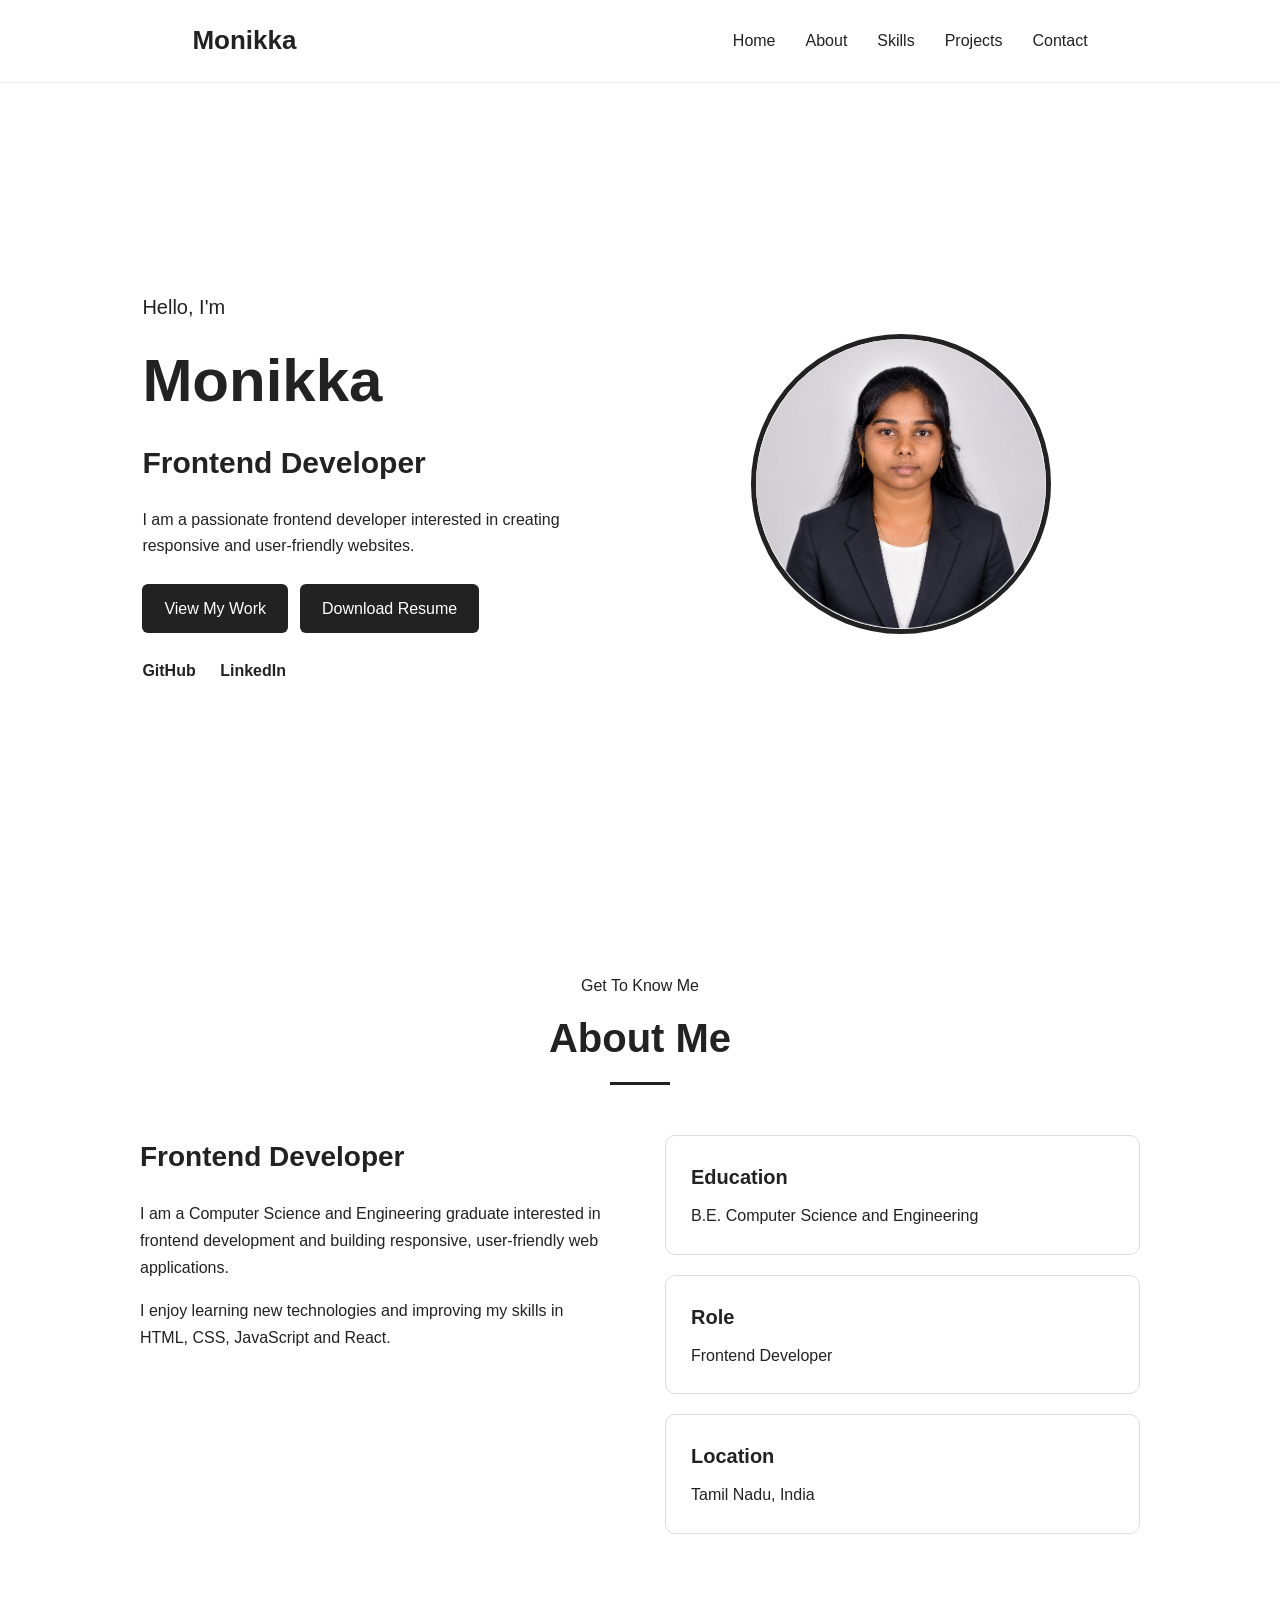
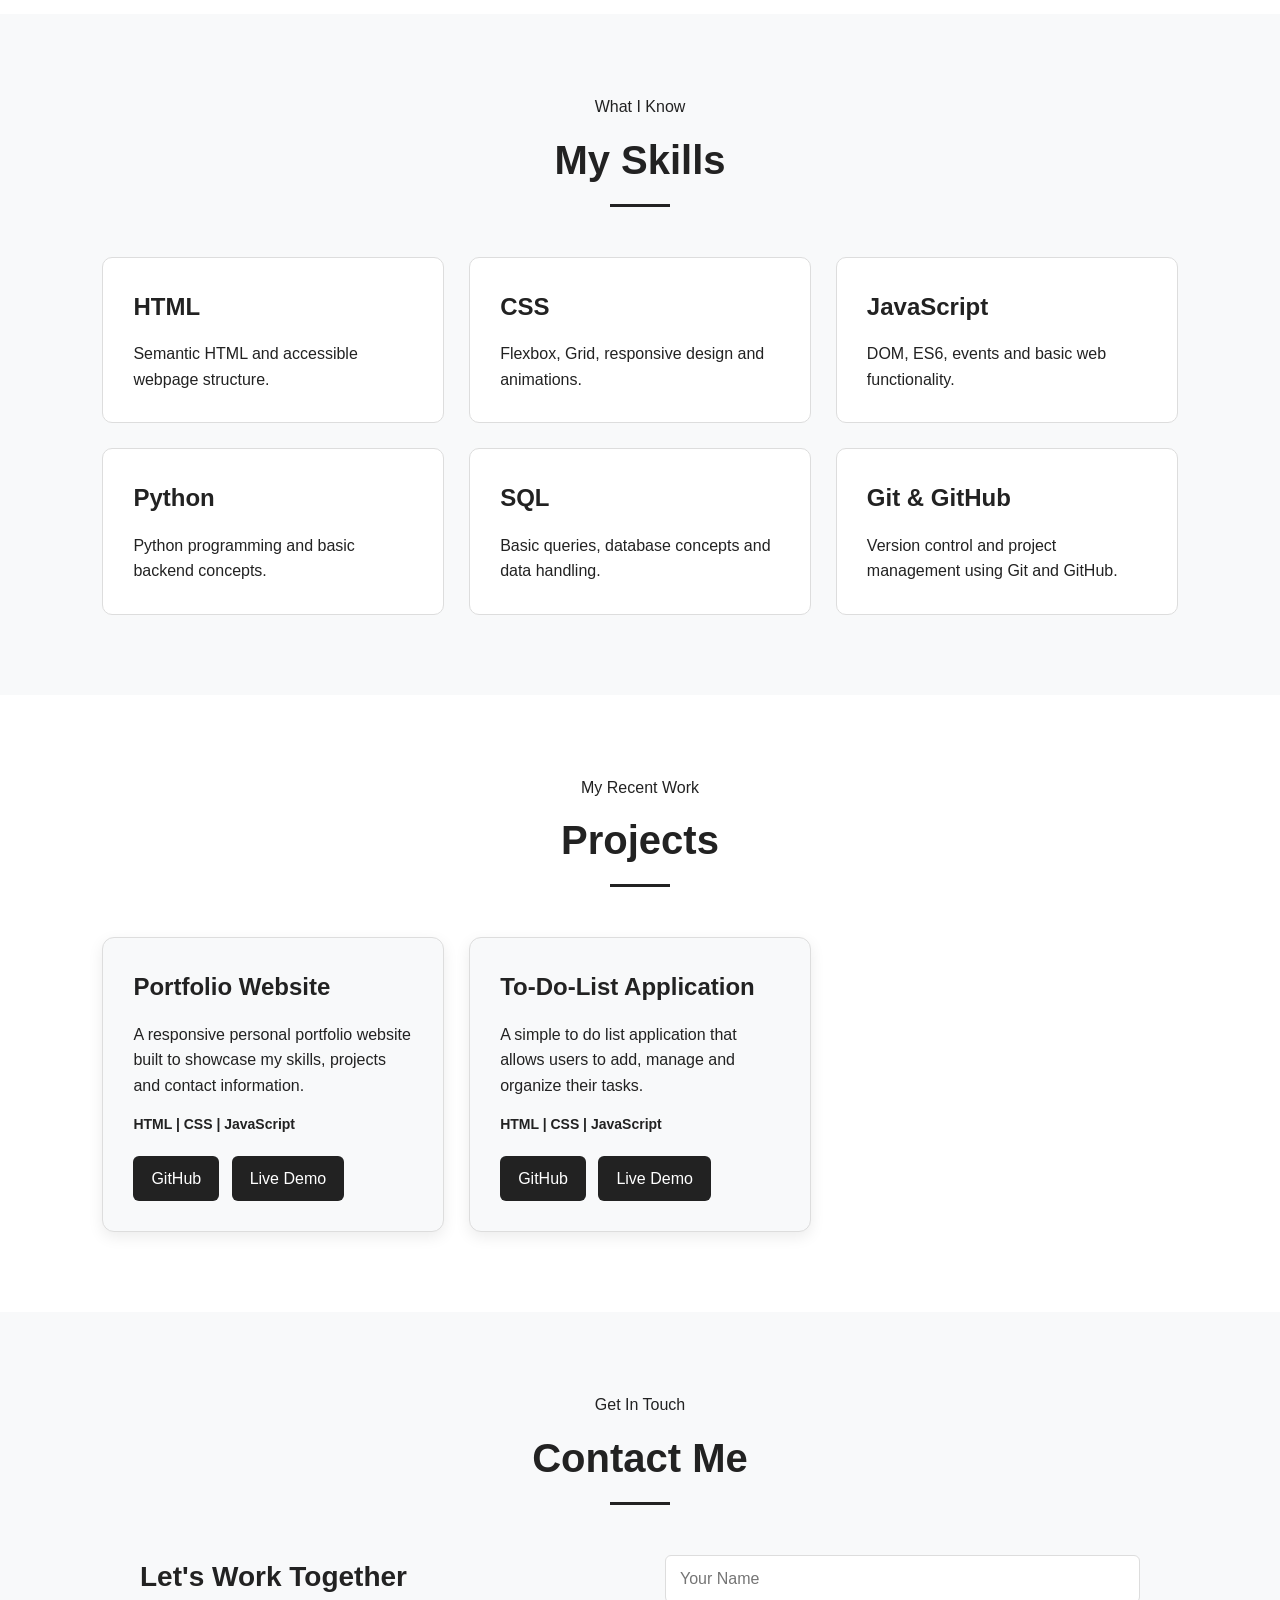
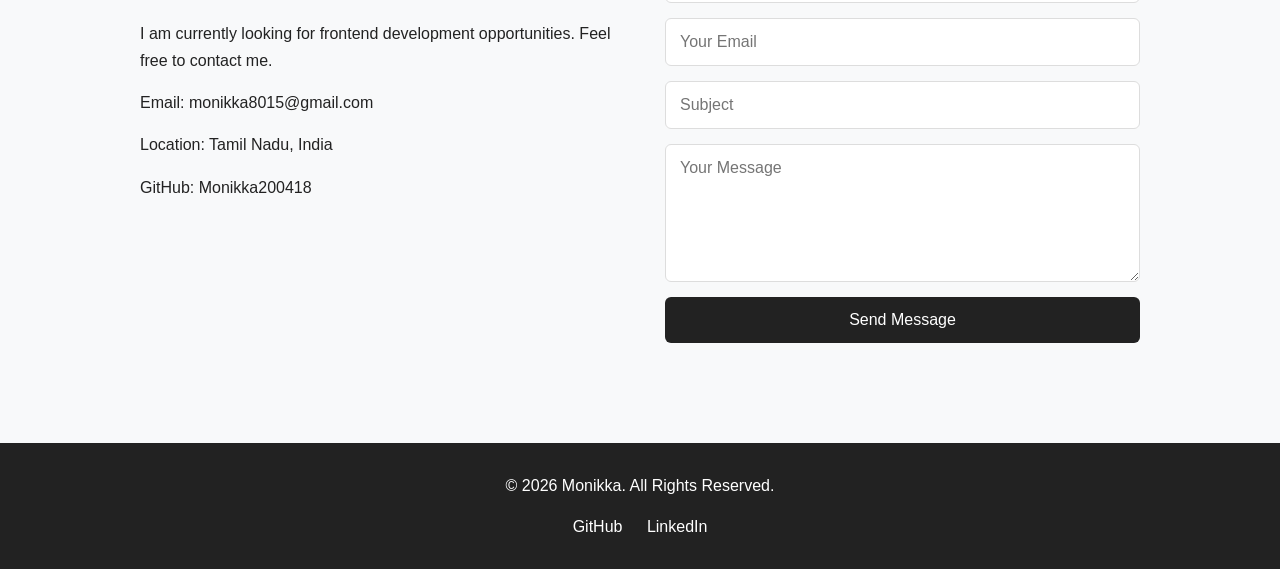
<file: index.html>
<!DOCTYPE html>
<html lang="en">

<head>
    <meta charset="UTF-8">

    <meta name="viewport" content="width=device-width, initial-scale=1.0">

    <meta name="description"
        content="Monikka's personal portfolio - Frontend Developer">

    <title>Monikka | Frontend Developer</title>

    <link rel="stylesheet" href="styles.css">
</head>

<body>

    <!-- ================= NAVBAR ================= -->

    <header>

        <nav>

            <h2 class="logo">Monikka</h2>

            <button id="menu-btn">☰</button>

            <ul id="nav-links">

                <li>
                    <a href="#home">Home</a>
                </li>

                <li>
                    <a href="#about">About</a>
                </li>

                <li>
                    <a href="#skills">Skills</a>
                </li>

                <li>
                    <a href="#projects">Projects</a>
                </li>

                <li>
                    <a href="#contact">Contact</a>
                </li>

            </ul>

        </nav>

    </header>


    <!-- ================= HERO ================= -->

    <section id="home">

        <div class="hero-content">

            <p>Hello, I'm</p>

            <h1>Monikka</h1>

            <h2>Frontend Developer</h2>

            <p class="hero-description">

                I am a passionate frontend developer interested
                in creating responsive and user-friendly websites.

            </p>

            <div class="hero-buttons">

                <a href="#projects" class="btn">
                    View My Work
                </a>

                <a href="Monikka_Resume.pdf" class="btn" target="_blank" rel="noopener">
                    Download Resume
                </a>

            </div>

            <div class="social-links">

                <a href="https://github.com/Monikka200418"
                    target="_blank" rel="noopener">
                    GitHub
                </a>

                <a href="https://linkedin.com/in/monikka-velkumar-680378266"
                    target="_blank" rel="noopener">
                    LinkedIn
                </a>

            </div>

        </div>


        <div class="hero-image">

            <img src="image/profile-photo.png"
                alt="Monikka">

        </div>

    </section>


    <!-- ================= ABOUT ================= -->

    <section id="about">

        <div class="section-title">

            <p>Get To Know Me</p>

            <h2>About Me</h2>

        </div>


        <div class="about-content">

            <div class="about-text">

                <h3>Frontend Developer</h3>

                <p>
                    I am a Computer Science and Engineering graduate
                    interested in frontend development and building
                    responsive, user-friendly web applications.
                </p>

                <p>
                    I enjoy learning new technologies and improving
                    my skills in HTML, CSS, JavaScript and React.
                </p>

            </div>


            <div class="about-info">

                <div>

                    <h4>Education</h4>

                    <p>
                        B.E. Computer Science and Engineering
                    </p>

                </div>


                <div>

                    <h4>Role</h4>

                    <p>
                        Frontend Developer
                    </p>

                </div>


                <div>

                    <h4>Location</h4>

                    <p>
                        Tamil Nadu, India
                    </p>

                </div>

            </div>

        </div>

    </section>


    <!-- ================= SKILLS ================= -->

    <section id="skills">

        <div class="section-title">

            <p>What I Know</p>

            <h2>My Skills</h2>

        </div>


        <div class="skills-container">

            <div class="skill-card">

                <h3>HTML</h3>

                <p>
                    Semantic HTML and accessible webpage structure.
                </p>

            </div>


            <div class="skill-card">

                <h3>CSS</h3>

                <p>
                    Flexbox, Grid, responsive design and animations.
                </p>

            </div>


            <div class="skill-card">

                <h3>JavaScript</h3>

                <p>
                    DOM, ES6, events and basic web functionality.
                </p>

            </div>


            <div class="skill-card">

                <h3>Python</h3>

                <p>
                    Python programming and basic backend concepts.
                </p>

            </div>


            <div class="skill-card">

                <h3>SQL</h3>

                <p>
                    Basic queries, database concepts and data handling.
                </p>

            </div>


            <div class="skill-card">

                <h3>Git & GitHub</h3>

                <p>
                    Version control and project management using Git
                    and GitHub.
                </p>

            </div>

        </div>

    </section>


    <!-- ================= PROJECTS ================= -->

    <section id="projects">

        <div class="section-title">

            <p>My Recent Work</p>

            <h2>Projects</h2>

        </div>


        <div class="projects-container">



            <!-- PROJECT 1 -->

            <div class="project-card">

                <div class="project-content">

                    <h3>Portfolio Website</h3>

                    <p>

                        A responsive personal portfolio website built
                        to showcase my skills, projects and contact
                        information.

                    </p>

                    <p class="technologies">

                        HTML | CSS | JavaScript

                    </p>

                    <div class="project-links">

                        <a href="https://github.com/Monikka200418/monikka-portfolio.git"
                            target="_blank"
                            rel="noopener"
                            class="project-btn">

                            GitHub

                        </a>
                        <a href="https://monikka200418.github.io/monikka-portfolio/"
                        target="_blank"
                        rel="noopener"
                        class="project-btn">
                         Live Demo
                        </a>

                        

                    </div>

                </div>

            </div>


            <!-- PROJECT 2 -->

            <div class="project-card">

                <div class="project-content">

                    <h3>To-Do-List Application</h3>

                    <p>

                        A simple to do list application that
                        allows users to add, manage and organize
                        their tasks.

                    </p>

                    <p class="technologies">

                        HTML | CSS | JavaScript

                    </p>

                    <div class="project-links">

                        <a href="https://github.com/Monikka200418/TO-DO-LIST-.git"
                            target="_blank"
                            rel="noopener"
                            class="project-btn">

                            GitHub

                        </a>
                        <a href="https://monikka200418.github.io/TO-DO-LIST-/"
                        target="_blank"
                        rel="noopener"
                        class="project-btn">
                         Live Demo
                        </a>

                        

                    </div>

                </div>

            </div>

        </div>

    </section>


    <!-- ================= CONTACT ================= -->

    <section id="contact">

        <div class="section-title">

            <p>Get In Touch</p>

            <h2>Contact Me</h2>

        </div>


        <div class="contact-container">


            <div class="contact-info">

                <h3>Let's Work Together</h3>

                <p>

                    I am currently looking for frontend development
                    opportunities. Feel free to contact me.

                </p>

                <p>
                    Email: monikka8015@gmail.com
                </p>

                <p>
                    Location: Tamil Nadu, India
                </p>

                <p>
                    GitHub: Monikka200418
                </p>

            </div>


            <!-- CONTACT FORM -->

            <form id="contact-form">

                <input
                    type="text"
                    id="name"
                    placeholder="Your Name"
                    required
                >


                <input
                    type="email"
                    id="email"
                    placeholder="Your Email"
                    required
                >


                <input
                    type="text"
                    id="subject"
                    placeholder="Subject"
                    required
                >


                <textarea
                    id="message"
                    placeholder="Your Message"
                    rows="6"
                    required
                ></textarea>


                <button type="submit">

                    Send Message

                </button>


                <p id="form-message"></p>

            </form>

        </div>

    </section>


    <!-- ================= FOOTER ================= -->

    <footer>

        <p>
            © 2026 Monikka. All Rights Reserved.
        </p>


        <div>

            <a href="https://github.com/Monikka200418"
                target="_blank"
                rel="noopener noreferrer">

                GitHub

            </a>


            <a href="https://linkedin.com/in/monikka-velkumar-680378266 "
                target="_blank"
                rel="noopener noreferrer">

                LinkedIn

            </a>

        </div>

    </footer>


    <!-- ================= JAVASCRIPT ================= -->

    <script src="scripts.js"></script>

</body>

</html>
</file>
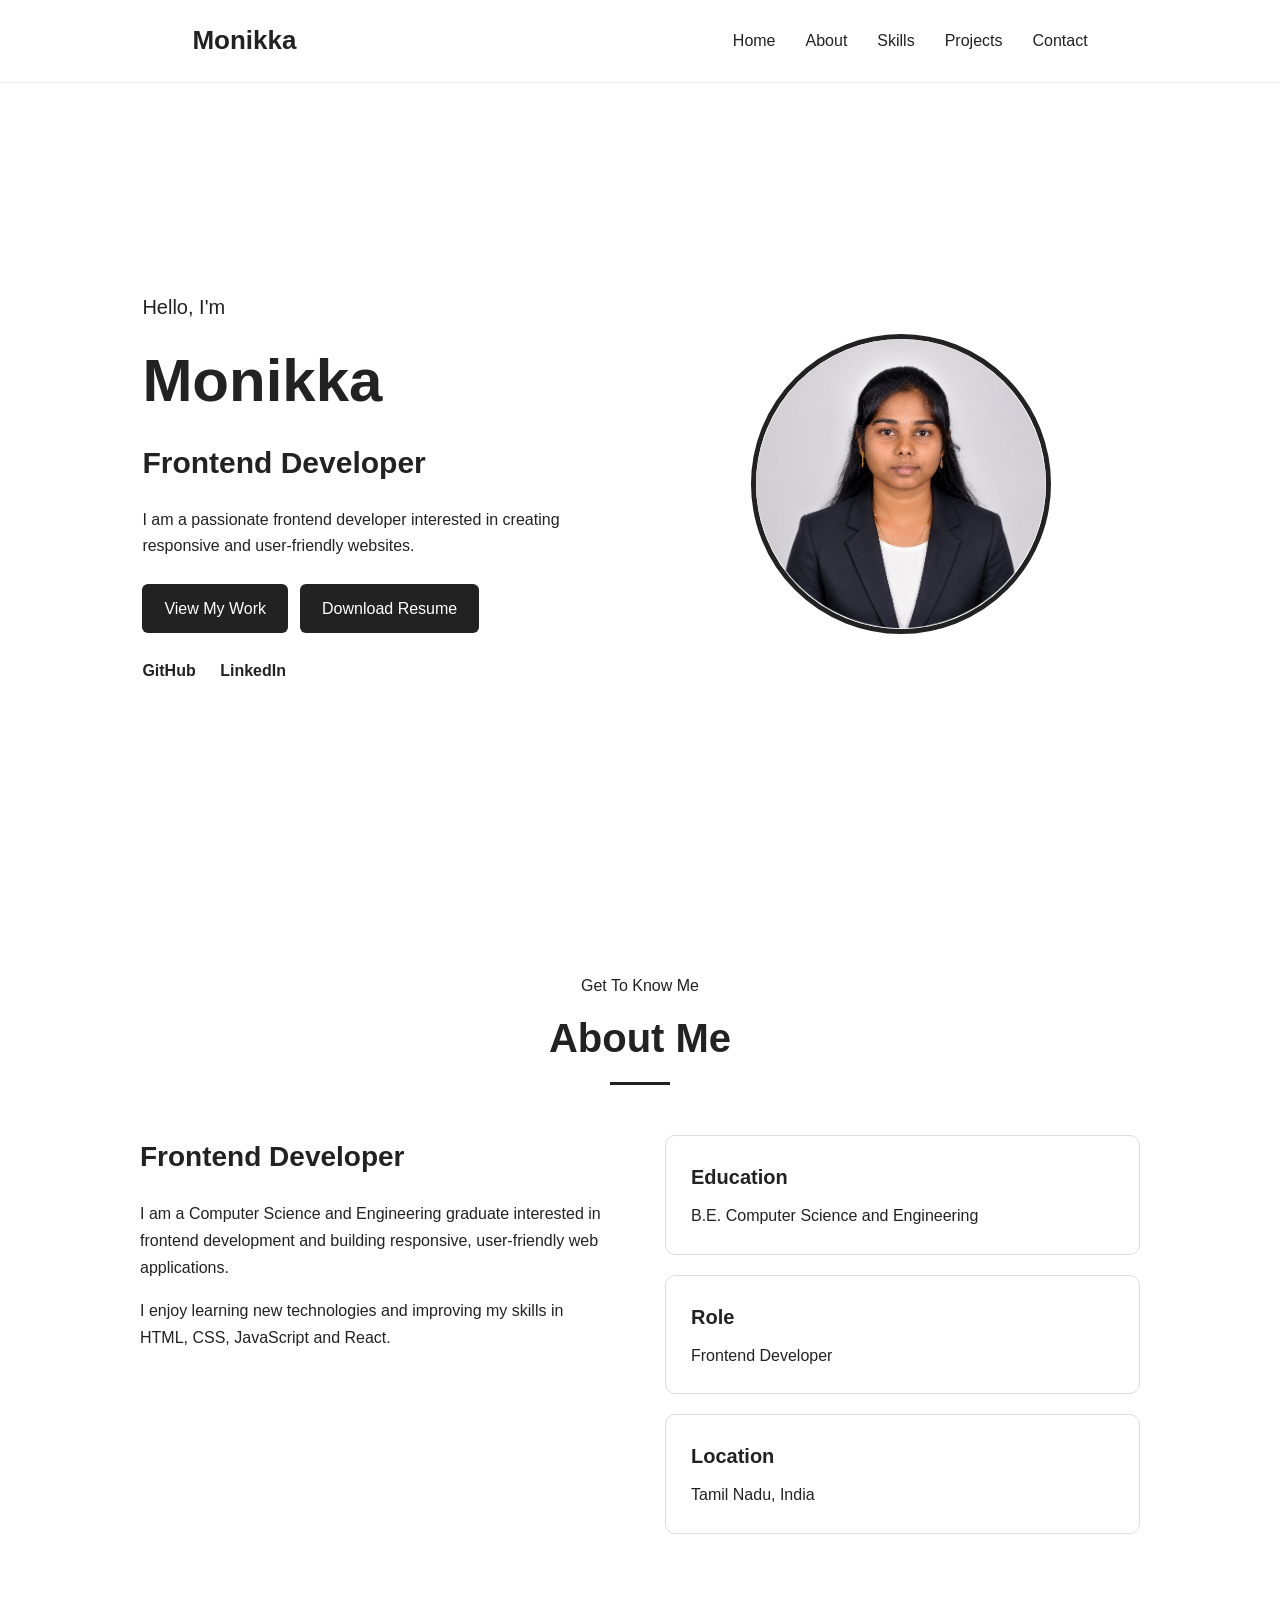
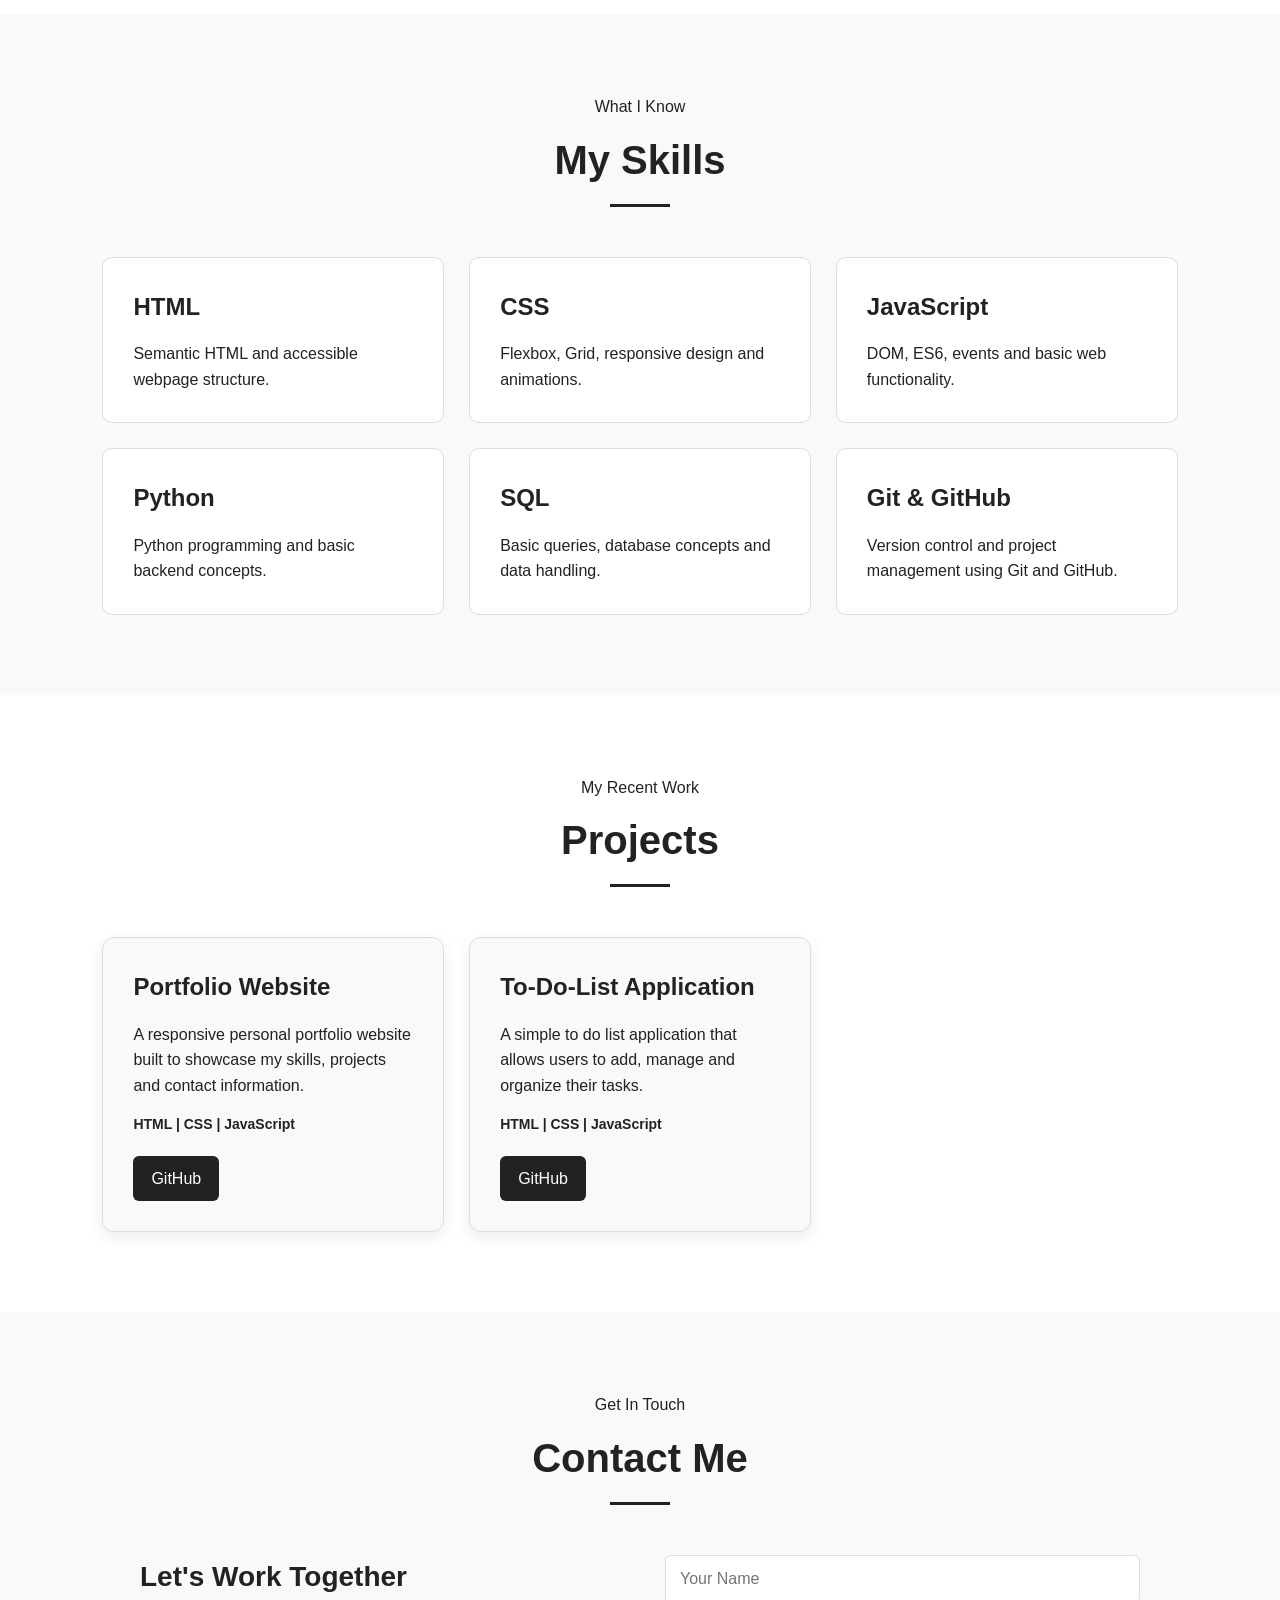
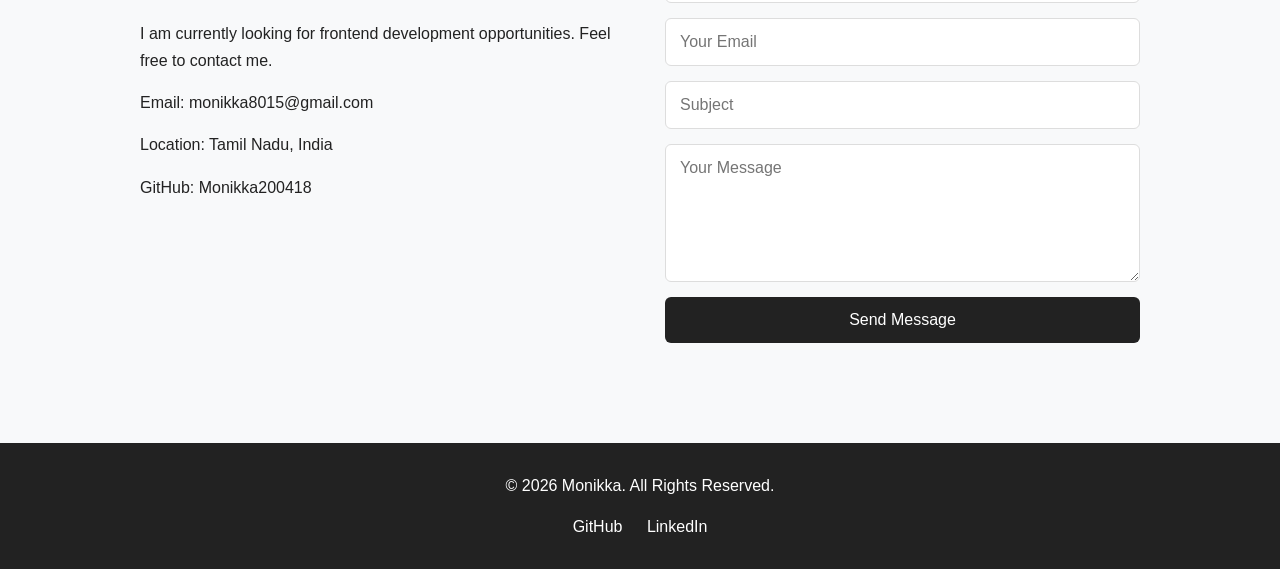
<file: portfolio/index.html>
<!DOCTYPE html>
<html lang="en">

<head>
    <meta charset="UTF-8">

    <meta name="viewport" content="width=device-width, initial-scale=1.0">

    <meta name="description"
        content="Monikka's personal portfolio - Frontend Developer">

    <title>Monikka | Frontend Developer</title>

    <link rel="stylesheet" href="styles.css">
</head>

<body>

    <!-- ================= NAVBAR ================= -->

    <header>

        <nav>

            <h2 class="logo">Monikka</h2>

            <button id="menu-btn">☰</button>

            <ul id="nav-links">

                <li>
                    <a href="#home">Home</a>
                </li>

                <li>
                    <a href="#about">About</a>
                </li>

                <li>
                    <a href="#skills">Skills</a>
                </li>

                <li>
                    <a href="#projects">Projects</a>
                </li>

                <li>
                    <a href="#contact">Contact</a>
                </li>

            </ul>

        </nav>

    </header>


    <!-- ================= HERO ================= -->

    <section id="home">

        <div class="hero-content">

            <p>Hello, I'm</p>

            <h1>Monikka</h1>

            <h2>Frontend Developer</h2>

            <p class="hero-description">

                I am a passionate frontend developer interested
                in creating responsive and user-friendly websites.

            </p>

            <div class="hero-buttons">

                <a href="#projects" class="btn">
                    View My Work
                </a>

                <a href="Monikka_Resume.pdf" class="btn" target="_blank" rel="noopener">
                    Download Resume
                </a>

            </div>

            <div class="social-links">

                <a href="https://github.com/Monikka200418"
                    target="_blank" rel="noopener">
                    GitHub
                </a>

                <a href="YOUR_LINKEDIN_URL"
                    target="_blank" rel="noopener">
                    LinkedIn
                </a>

            </div>

        </div>


        <div class="hero-image">

            <img src="image/profile-photo.png"
                alt="Monikka">

        </div>

    </section>


    <!-- ================= ABOUT ================= -->

    <section id="about">

        <div class="section-title">

            <p>Get To Know Me</p>

            <h2>About Me</h2>

        </div>


        <div class="about-content">

            <div class="about-text">

                <h3>Frontend Developer</h3>

                <p>
                    I am a Computer Science and Engineering graduate
                    interested in frontend development and building
                    responsive, user-friendly web applications.
                </p>

                <p>
                    I enjoy learning new technologies and improving
                    my skills in HTML, CSS, JavaScript and React.
                </p>

            </div>


            <div class="about-info">

                <div>

                    <h4>Education</h4>

                    <p>
                        B.E. Computer Science and Engineering
                    </p>

                </div>


                <div>

                    <h4>Role</h4>

                    <p>
                        Frontend Developer
                    </p>

                </div>


                <div>

                    <h4>Location</h4>

                    <p>
                        Tamil Nadu, India
                    </p>

                </div>

            </div>

        </div>

    </section>


    <!-- ================= SKILLS ================= -->

    <section id="skills">

        <div class="section-title">

            <p>What I Know</p>

            <h2>My Skills</h2>

        </div>


        <div class="skills-container">

            <div class="skill-card">

                <h3>HTML</h3>

                <p>
                    Semantic HTML and accessible webpage structure.
                </p>

            </div>


            <div class="skill-card">

                <h3>CSS</h3>

                <p>
                    Flexbox, Grid, responsive design and animations.
                </p>

            </div>


            <div class="skill-card">

                <h3>JavaScript</h3>

                <p>
                    DOM, ES6, events and basic web functionality.
                </p>

            </div>


            <div class="skill-card">

                <h3>Python</h3>

                <p>
                    Python programming and basic backend concepts.
                </p>

            </div>


            <div class="skill-card">

                <h3>SQL</h3>

                <p>
                    Basic queries, database concepts and data handling.
                </p>

            </div>


            <div class="skill-card">

                <h3>Git & GitHub</h3>

                <p>
                    Version control and project management using Git
                    and GitHub.
                </p>

            </div>

        </div>

    </section>


    <!-- ================= PROJECTS ================= -->

    <section id="projects">

        <div class="section-title">

            <p>My Recent Work</p>

            <h2>Projects</h2>

        </div>


        <div class="projects-container">



            <!-- PROJECT 1 -->

            <div class="project-card">

                <div class="project-content">

                    <h3>Portfolio Website</h3>

                    <p>

                        A responsive personal portfolio website built
                        to showcase my skills, projects and contact
                        information.

                    </p>

                    <p class="technologies">

                        HTML | CSS | JavaScript

                    </p>

                    <div class="project-links">

                        <a href="https://github.com/Monikka200418/monikka-portfolio.git"
                            target="_blank"
                            rel="noopener"
                            class="project-btn">

                            GitHub

                        </a>

                        

                    </div>

                </div>

            </div>


            <!-- PROJECT 2 -->

            <div class="project-card">

                <div class="project-content">

                    <h3>To-Do-List Application</h3>

                    <p>

                        A simple to do list application that
                        allows users to add, manage and organize
                        their tasks.

                    </p>

                    <p class="technologies">

                        HTML | CSS | JavaScript

                    </p>

                    <div class="project-links">

                        <a href="https://github.com/Monikka200418/TO-DO-LIST-.git"
                            target="_blank"
                            rel="noopener"
                            class="project-btn">

                            GitHub

                        </a>

                        

                    </div>

                </div>

            </div>

        </div>

    </section>


    <!-- ================= CONTACT ================= -->

    <section id="contact">

        <div class="section-title">

            <p>Get In Touch</p>

            <h2>Contact Me</h2>

        </div>


        <div class="contact-container">


            <div class="contact-info">

                <h3>Let's Work Together</h3>

                <p>

                    I am currently looking for frontend development
                    opportunities. Feel free to contact me.

                </p>

                <p>
                    Email: monikka8015@gmail.com
                </p>

                <p>
                    Location: Tamil Nadu, India
                </p>

                <p>
                    GitHub: Monikka200418
                </p>

            </div>


            <!-- CONTACT FORM -->

            <form id="contact-form">

                <input
                    type="text"
                    id="name"
                    placeholder="Your Name"
                    required
                >


                <input
                    type="email"
                    id="email"
                    placeholder="Your Email"
                    required
                >


                <input
                    type="text"
                    id="subject"
                    placeholder="Subject"
                    required
                >


                <textarea
                    id="message"
                    placeholder="Your Message"
                    rows="6"
                    required
                ></textarea>


                <button type="submit">

                    Send Message

                </button>


                <p id="form-message"></p>

            </form>

        </div>

    </section>


    <!-- ================= FOOTER ================= -->

    <footer>

        <p>
            © 2026 Monikka. All Rights Reserved.
        </p>


        <div>

            <a href="https://github.com/Monikka200418"
                target="_blank"
                rel="noopener noreferrer">

                GitHub

            </a>


            <a href="https://linkedin.com/in/monikka-velkumar-680378266 "
                target="_blank"
                rel="noopener noreferrer">

                LinkedIn

            </a>

        </div>

    </footer>


    <!-- ================= JAVASCRIPT ================= -->

    <script src="scripts.js"></script>

</body>

</html>
</file>
<file: styles.css>
/* ================= RESET ================= */

* {
    margin: 0;
    padding: 0;
    box-sizing: border-box;
}


html {
    scroll-behavior: smooth;
}


body {
    font-family: Arial, sans-serif;
    color: #222;
    line-height: 1.6;
}


/* ================= NAVBAR ================= */

header {
    background-color: white;
    position: sticky;
    top: 0;
    z-index: 1000;

    border-bottom: 1px solid #eee;
}


nav {
    max-width: 1100px;
    margin: auto;

    padding: 20px 8%;

    display: flex;
    align-items: center;
    justify-content: space-between;
}


.logo {
    font-size: 26px;
}


nav ul {
    display: flex;
    list-style: none;
    gap: 30px;
}


nav a {
    position: relative;

    text-decoration: none;
    color: #222;

    font-weight: 500;
}


nav a::after {
    content: "";

    position: absolute;

    width: 0;
    height: 2px;

    left: 0;
    bottom: -5px;

    background-color: #222;

    transition: 0.3s;
}


nav a:hover::after {
    width: 100%;
}


#menu-btn {
    display: none;

    background: none;
    border: none;

    font-size: 28px;

    cursor: pointer;
}


/* ================= COMMON SECTION ================= */

section {
    padding: 80px 8%;
}


.section-title {
    text-align: center;
    margin-bottom: 50px;
}


.section-title p {
    font-size: 16px;
    margin-bottom: 8px;
}


.section-title h2 {
    font-size: 40px;
    margin-bottom: 10px;
}


.section-title h2::after {
    content: "";

    display: block;

    width: 60px;
    height: 3px;

    background-color: #222;

    margin: 12px auto 0;
}


/* ================= HERO ================= */

#home {
    min-height: 90vh;

    display: flex;

    align-items: center;
    justify-content: space-between;

    gap: 50px;

    max-width: 1200px;

    margin: auto;
}


.hero-content {
    flex: 1;
}


.hero-content > p:first-child {
    font-size: 20px;
}


.hero-content h1 {
    font-size: 60px;
    margin: 10px 0;
}


.hero-content h2 {
    font-size: 30px;
    margin-bottom: 20px;
}


.hero-description {
    max-width: 600px;

    margin-bottom: 25px;
}


.hero-image {
    flex: 1;

    text-align: center;
}


.hero-image img {
    width: 300px;
    height: 300px;

    object-fit: cover;

    border-radius: 50%;

    border: 5px solid #222;
}


/* ================= BUTTONS ================= */

.hero-buttons {
    display: flex;

    gap: 12px;

    flex-wrap: wrap;
}


.btn {
    display: inline-block;

    padding: 12px 22px;

    background-color: #222;
    color: white;

    text-decoration: none;

    border-radius: 6px;

    transition: 0.3s ease;
}


.btn:hover {
    background-color: #555;

    transform: translateY(-2px);
}


.social-links {
    margin-top: 25px;
}


.social-links a {
    color: #222;

    margin-right: 20px;

    text-decoration: none;

    font-weight: bold;
}


/* ================= ABOUT ================= */

#about {
    background-color: white;
}


.about-content {
    max-width: 1000px;

    margin: auto;

    display: grid;

    grid-template-columns: 1fr 1fr;

    gap: 50px;
}


.about-text h3 {
    font-size: 28px;

    margin-bottom: 20px;
}


.about-text p {
    line-height: 1.7;

    margin-bottom: 15px;
}


.about-info {
    display: flex;

    flex-direction: column;

    gap: 20px;
}


.about-info div {
    padding: 25px;

    border: 1px solid #ddd;

    border-radius: 10px;

    transition: 0.3s;
}


.about-info div:hover {
    transform: translateY(-5px);

    box-shadow: 0 8px 20px rgba(0, 0, 0, 0.08);
}


.about-info h4 {
    margin-bottom: 10px;

    font-size: 20px;
}


/* ================= SKILLS ================= */

#skills {
    background-color: #f8f9fa;
}


.skills-container {
    max-width: 1100px;

    margin: auto;

    display: grid;

    grid-template-columns: repeat(3, 1fr);

    gap: 25px;
}


.skill-card {
    background-color: white;

    padding: 30px;

    border-radius: 10px;

    border: 1px solid #ddd;

    transition: 0.3s;
}


.skill-card:hover {
    transform: translateY(-8px);

    box-shadow: 0 12px 25px rgba(0, 0, 0, 0.1);
}


.skill-card h3 {
    font-size: 24px;

    margin-bottom: 15px;
}


.skill-card p {
    line-height: 1.6;
}


/* ================= PROJECTS ================= */

#projects {
    background-color: white;
}


.projects-container {
    max-width: 1100px;

    margin: auto;

    display: grid;

    grid-template-columns: repeat(3, 1fr);

    gap: 25px;
}


.project-card {
    background-color: #f8f9fa;

    padding: 30px;

    border-radius: 12px;

    border: 1px solid #ddd;

    box-shadow: 0 5px 15px rgba(0, 0, 0, 0.08);

    transition:
        transform 0.3s ease,
        box-shadow 0.3s ease;
}


.project-card:hover {
    transform: translateY(-8px);

    box-shadow: 0 12px 25px rgba(0, 0, 0, 0.12);
}


.project-card h3 {
    font-size: 24px;

    margin-bottom: 15px;
}


.project-card p {
    line-height: 1.6;

    margin-bottom: 15px;
}


.technologies {
    font-weight: bold;

    font-size: 14px;
}


.project-links {
    margin-top: 20px;
}


.project-btn {
    display: inline-block;

    padding: 10px 18px;

    margin-right: 8px;

    text-decoration: none;

    color: white;

    background-color: #222;

    border-radius: 6px;

    transition: 0.3s;
}


.project-btn:hover {
    background-color: #555;

    transform: translateY(-2px);
}


/* ================= CONTACT ================= */

#contact {
    background-color: #f8f9fa;
}


.contact-container {
    max-width: 1000px;

    margin: auto;

    display: grid;

    grid-template-columns: 1fr 1fr;

    gap: 50px;
}


.contact-info h3 {
    font-size: 28px;

    margin-bottom: 20px;
}


.contact-info p {
    line-height: 1.7;

    margin-bottom: 15px;
}


form {
    display: flex;

    flex-direction: column;

    gap: 15px;
}


form input,
form textarea {
    width: 100%;

    padding: 14px;

    border: 1px solid #ddd;

    border-radius: 6px;

    font-size: 16px;

    font-family: inherit;
}


form input:focus,
form textarea:focus {
    outline: none;

    border-color: #222;
}


form textarea {
    resize: vertical;
}


form button {
    padding: 14px;

    border: none;

    border-radius: 6px;

    background-color: #222;

    color: white;

    font-size: 16px;

    cursor: pointer;

    transition: 0.3s;
}


form button:hover {
    background-color: #555;
}


#form-message {
    font-weight: bold;

    margin-top: 5px;
}


/* ================= FOOTER ================= */

footer {
    background-color: #222;

    color: white;

    text-align: center;

    padding: 30px 8%;
}


footer p {
    margin-bottom: 15px;
}


footer a {
    color: white;

    text-decoration: none;

    margin: 0 10px;
}


footer a:hover {
    text-decoration: underline;
}


/* ================= MOBILE ================= */

@media (max-width: 768px) {

    /* Navbar */

    nav {
        padding: 18px 6%;
    }


    #menu-btn {
        display: block;
    }


    #nav-links {
        display: none;

        flex-direction: column;

        gap: 15px;

        width: 100%;

        text-align: center;

        padding-top: 20px;
    }


    #nav-links.active {
        display: flex;
    }


    nav {
        flex-wrap: wrap;
    }


    /* Hero */

    #home {
        min-height: 0;

        flex-direction: column-reverse;

        text-align: center;

        padding: 70px 6%;
    }


    .hero-image img {
        width: 220px;
        height: 220px;
    }


    .hero-content {
        width: 100%;
    }


    .hero-content h1 {
        font-size: 42px;
    }


    .hero-content h2 {
        font-size: 24px;
    }


    .hero-description {
        margin-left: auto;
        margin-right: auto;
    }


    .hero-buttons {
        justify-content: center;
    }


    .social-links {
        text-align: center;
    }


    /* Section titles */

    .section-title h2 {
        font-size: 32px;
    }


    /* About */

    .about-content {
        grid-template-columns: 1fr;
    }


    /* Skills */

    .skills-container {
        grid-template-columns: 1fr;
    }


    /* Projects */

    .projects-container {
        grid-template-columns: 1fr;
    }


    /* Contact */

    .contact-container {
        grid-template-columns: 1fr;
    }

}


/* ================= SMALL MOBILE ================= */

@media (max-width: 480px) {

    section {
        padding: 60px 5%;
    }


    .hero-content h1 {
        font-size: 36px;
    }


    .hero-content h2 {
        font-size: 21px;
    }


    .hero-image img {
        width: 180px;
        height: 180px;
    }


    .btn {
        width: 100%;

        text-align: center;
    }


    .project-btn {
        margin-bottom: 8px;
    }

}
</file>
<file: portfolio/styles.css>
/* ================= RESET ================= */

* {
    margin: 0;
    padding: 0;
    box-sizing: border-box;
}


html {
    scroll-behavior: smooth;
}


body {
    font-family: Arial, sans-serif;
    color: #222;
    line-height: 1.6;
}


/* ================= NAVBAR ================= */

header {
    background-color: white;
    position: sticky;
    top: 0;
    z-index: 1000;

    border-bottom: 1px solid #eee;
}


nav {
    max-width: 1100px;
    margin: auto;

    padding: 20px 8%;

    display: flex;
    align-items: center;
    justify-content: space-between;
}


.logo {
    font-size: 26px;
}


nav ul {
    display: flex;
    list-style: none;
    gap: 30px;
}


nav a {
    position: relative;

    text-decoration: none;
    color: #222;

    font-weight: 500;
}


nav a::after {
    content: "";

    position: absolute;

    width: 0;
    height: 2px;

    left: 0;
    bottom: -5px;

    background-color: #222;

    transition: 0.3s;
}


nav a:hover::after {
    width: 100%;
}


#menu-btn {
    display: none;

    background: none;
    border: none;

    font-size: 28px;

    cursor: pointer;
}


/* ================= COMMON SECTION ================= */

section {
    padding: 80px 8%;
}


.section-title {
    text-align: center;
    margin-bottom: 50px;
}


.section-title p {
    font-size: 16px;
    margin-bottom: 8px;
}


.section-title h2 {
    font-size: 40px;
    margin-bottom: 10px;
}


.section-title h2::after {
    content: "";

    display: block;

    width: 60px;
    height: 3px;

    background-color: #222;

    margin: 12px auto 0;
}


/* ================= HERO ================= */

#home {
    min-height: 90vh;

    display: flex;

    align-items: center;
    justify-content: space-between;

    gap: 50px;

    max-width: 1200px;

    margin: auto;
}


.hero-content {
    flex: 1;
}


.hero-content > p:first-child {
    font-size: 20px;
}


.hero-content h1 {
    font-size: 60px;
    margin: 10px 0;
}


.hero-content h2 {
    font-size: 30px;
    margin-bottom: 20px;
}


.hero-description {
    max-width: 600px;

    margin-bottom: 25px;
}


.hero-image {
    flex: 1;

    text-align: center;
}


.hero-image img {
    width: 300px;
    height: 300px;

    object-fit: cover;

    border-radius: 50%;

    border: 5px solid #222;
}


/* ================= BUTTONS ================= */

.hero-buttons {
    display: flex;

    gap: 12px;

    flex-wrap: wrap;
}


.btn {
    display: inline-block;

    padding: 12px 22px;

    background-color: #222;
    color: white;

    text-decoration: none;

    border-radius: 6px;

    transition: 0.3s ease;
}


.btn:hover {
    background-color: #555;

    transform: translateY(-2px);
}


.social-links {
    margin-top: 25px;
}


.social-links a {
    color: #222;

    margin-right: 20px;

    text-decoration: none;

    font-weight: bold;
}


/* ================= ABOUT ================= */

#about {
    background-color: white;
}


.about-content {
    max-width: 1000px;

    margin: auto;

    display: grid;

    grid-template-columns: 1fr 1fr;

    gap: 50px;
}


.about-text h3 {
    font-size: 28px;

    margin-bottom: 20px;
}


.about-text p {
    line-height: 1.7;

    margin-bottom: 15px;
}


.about-info {
    display: flex;

    flex-direction: column;

    gap: 20px;
}


.about-info div {
    padding: 25px;

    border: 1px solid #ddd;

    border-radius: 10px;

    transition: 0.3s;
}


.about-info div:hover {
    transform: translateY(-5px);

    box-shadow: 0 8px 20px rgba(0, 0, 0, 0.08);
}


.about-info h4 {
    margin-bottom: 10px;

    font-size: 20px;
}


/* ================= SKILLS ================= */

#skills {
    background-color: #f8f9fa;
}


.skills-container {
    max-width: 1100px;

    margin: auto;

    display: grid;

    grid-template-columns: repeat(3, 1fr);

    gap: 25px;
}


.skill-card {
    background-color: white;

    padding: 30px;

    border-radius: 10px;

    border: 1px solid #ddd;

    transition: 0.3s;
}


.skill-card:hover {
    transform: translateY(-8px);

    box-shadow: 0 12px 25px rgba(0, 0, 0, 0.1);
}


.skill-card h3 {
    font-size: 24px;

    margin-bottom: 15px;
}


.skill-card p {
    line-height: 1.6;
}


/* ================= PROJECTS ================= */

#projects {
    background-color: white;
}


.projects-container {
    max-width: 1100px;

    margin: auto;

    display: grid;

    grid-template-columns: repeat(3, 1fr);

    gap: 25px;
}


.project-card {
    background-color: #f8f9fa;

    padding: 30px;

    border-radius: 12px;

    border: 1px solid #ddd;

    box-shadow: 0 5px 15px rgba(0, 0, 0, 0.08);

    transition:
        transform 0.3s ease,
        box-shadow 0.3s ease;
}


.project-card:hover {
    transform: translateY(-8px);

    box-shadow: 0 12px 25px rgba(0, 0, 0, 0.12);
}


.project-card h3 {
    font-size: 24px;

    margin-bottom: 15px;
}


.project-card p {
    line-height: 1.6;

    margin-bottom: 15px;
}


.technologies {
    font-weight: bold;

    font-size: 14px;
}


.project-links {
    margin-top: 20px;
}


.project-btn {
    display: inline-block;

    padding: 10px 18px;

    margin-right: 8px;

    text-decoration: none;

    color: white;

    background-color: #222;

    border-radius: 6px;

    transition: 0.3s;
}


.project-btn:hover {
    background-color: #555;

    transform: translateY(-2px);
}


/* ================= CONTACT ================= */

#contact {
    background-color: #f8f9fa;
}


.contact-container {
    max-width: 1000px;

    margin: auto;

    display: grid;

    grid-template-columns: 1fr 1fr;

    gap: 50px;
}


.contact-info h3 {
    font-size: 28px;

    margin-bottom: 20px;
}


.contact-info p {
    line-height: 1.7;

    margin-bottom: 15px;
}


form {
    display: flex;

    flex-direction: column;

    gap: 15px;
}


form input,
form textarea {
    width: 100%;

    padding: 14px;

    border: 1px solid #ddd;

    border-radius: 6px;

    font-size: 16px;

    font-family: inherit;
}


form input:focus,
form textarea:focus {
    outline: none;

    border-color: #222;
}


form textarea {
    resize: vertical;
}


form button {
    padding: 14px;

    border: none;

    border-radius: 6px;

    background-color: #222;

    color: white;

    font-size: 16px;

    cursor: pointer;

    transition: 0.3s;
}


form button:hover {
    background-color: #555;
}


#form-message {
    font-weight: bold;

    margin-top: 5px;
}


/* ================= FOOTER ================= */

footer {
    background-color: #222;

    color: white;

    text-align: center;

    padding: 30px 8%;
}


footer p {
    margin-bottom: 15px;
}


footer a {
    color: white;

    text-decoration: none;

    margin: 0 10px;
}


footer a:hover {
    text-decoration: underline;
}


/* ================= MOBILE ================= */

@media (max-width: 768px) {

    /* Navbar */

    nav {
        padding: 18px 6%;
    }


    #menu-btn {
        display: block;
    }


    #nav-links {
        display: none;

        flex-direction: column;

        gap: 15px;

        width: 100%;

        text-align: center;

        padding-top: 20px;
    }


    #nav-links.active {
        display: flex;
    }


    nav {
        flex-wrap: wrap;
    }


    /* Hero */

    #home {
        min-height: 0;

        flex-direction: column-reverse;

        text-align: center;

        padding: 70px 6%;
    }


    .hero-image img {
        width: 220px;
        height: 220px;
    }


    .hero-content {
        width: 100%;
    }


    .hero-content h1 {
        font-size: 42px;
    }


    .hero-content h2 {
        font-size: 24px;
    }


    .hero-description {
        margin-left: auto;
        margin-right: auto;
    }


    .hero-buttons {
        justify-content: center;
    }


    .social-links {
        text-align: center;
    }


    /* Section titles */

    .section-title h2 {
        font-size: 32px;
    }


    /* About */

    .about-content {
        grid-template-columns: 1fr;
    }


    /* Skills */

    .skills-container {
        grid-template-columns: 1fr;
    }


    /* Projects */

    .projects-container {
        grid-template-columns: 1fr;
    }


    /* Contact */

    .contact-container {
        grid-template-columns: 1fr;
    }

}


/* ================= SMALL MOBILE ================= */

@media (max-width: 480px) {

    section {
        padding: 60px 5%;
    }


    .hero-content h1 {
        font-size: 36px;
    }


    .hero-content h2 {
        font-size: 21px;
    }


    .hero-image img {
        width: 180px;
        height: 180px;
    }


    .btn {
        width: 100%;

        text-align: center;
    }


    .project-btn {
        margin-bottom: 8px;
    }

}
</file>
